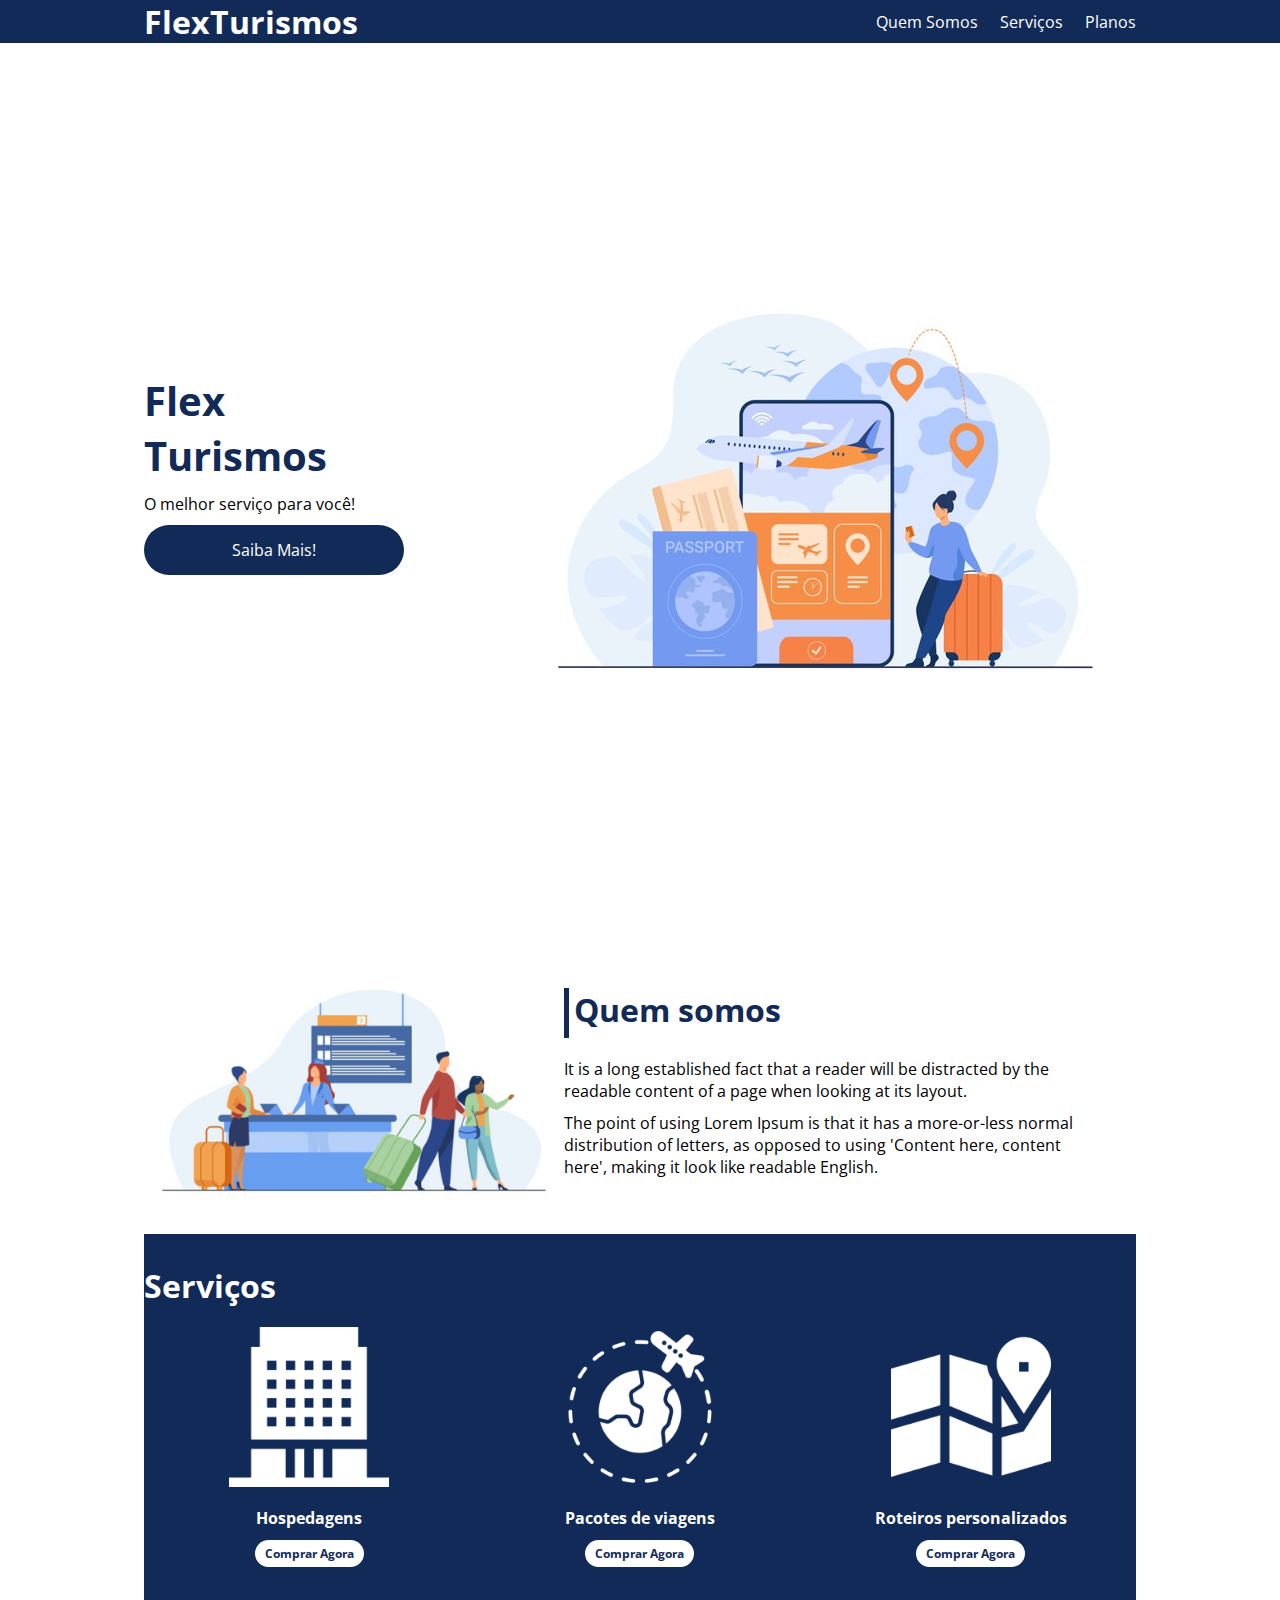
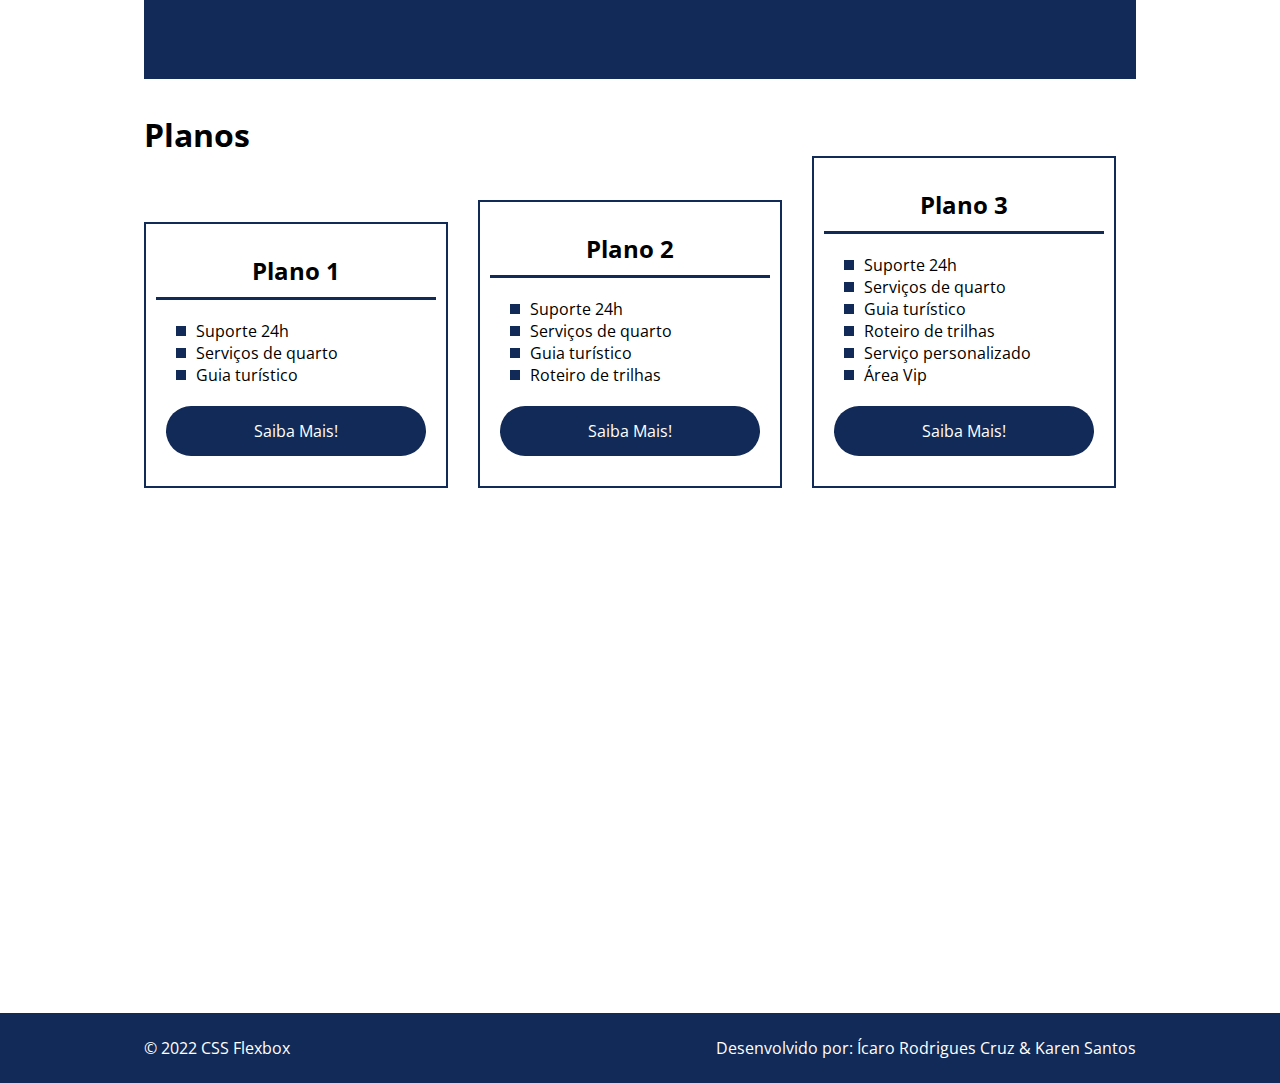
<file: FlexTurismo/index.html>
<!DOCTYPE html>
<html lang="pt-br">
<head>
    <meta charset="UTF-8">
    <meta name="viewport" content="width=device-width, initial-scale=1.0">
    <title>Flex Turismos</title>
    <link rel="stylesheet" href="./style.css">
    <link rel="preconnect" href="https://fonts.googleapis.com">
    <link rel="preconnect" href="https://fonts.gstatic.com" crossorigin>
    <link href="https://fonts.googleapis.com/css2?family=Open+Sans:wght@400;500;700;800&display=swap" rel="stylesheet">  
</head>
<body>
    <header>
	    <div class='flex-container menu'>
		    <div><h1>FlexTurismos</h1></div>
		    <ul class='list-items'>
			   	    <li><a href="#quem-somos">Quem Somos</a></li>
				    <li><a href="#servicos">Serviços</a></li>
				    <li><a href="#planos">Planos</a></li>
			    </ul>
		    </div>
		 </div>
	</header>
	
    <div class='flex-container apresentacao'>
        <div class='texto-apresentacao'>
            <h1>Flex <br>Turismos</h1>
            <p>O melhor serviço para você!</p>
            <a class='btn-saiba' href="">Saiba Mais!</a>
        </div>
        
        <div>
            <div><img src="./images/0-main.png" alt="banner de apresentação"></div>
        </div>
    </div>

    <div class='flex-container' id="quem-somos">
       
        <div>
            <h2>Quem somos</h2>
            <p>It is a long established fact that a reader will be distracted by the readable content of a page when looking at its layout. </p>
            <p>The point of using Lorem Ipsum is that it has a more-or-less normal distribution of letters, as opposed to using 'Content here, content here', making it look like readable English.</p>
        </div>
        
         <div>
            <img src="./images/1-quem-somos.png" alt="balcão de atendimento">
        </div>
        
    </div>

	<div class='container-externo'>
		<div class='flex-container' id='servicos'>
			<div>
				<h2>Serviços</h2>
			</div>

			<div class='list-servicos'>
				<div class='item-servicos'>
					<div><img src="./images/icon-2.png" alt="hospedagens"></div>
					<p>Hospedagens</p>
					<a href="#">Comprar Agora</a>
				</div>

				<div class='item-servicos'>
				   <div><img src="./images/icon-1.png" alt="pacote de viagens"></div>
				   <p>Pacotes de viagens</p>
				   <a href="#">Comprar Agora</a>
				</div>

				<div class='item-servicos'>
					<div><img src="./images/icon-3.png" alt="roteiros personalizados"></div>
					<p>Roteiros personalizados</p>
					<a href="#">Comprar Agora</a>
				</div>

			</div>
		</div>
	</div>
	
    <div class='flex-container' id='planos'>
		
		<div><h2>Planos</h2></div>
		
		<div class='list-planos'>
			<div class='item-planos'>
				<h3>Plano 1</h3>
				<ul>
					<li>Suporte 24h</li>
					<li>Serviços de quarto</li>
					<li>Guia turístico</li>
				</ul>
				<a class='btn-saiba' href="#">Saiba Mais!</a>
			</div>

			<div class='item-planos'>
				<h3>Plano 2</h3>
				<ul>
					<li>Suporte 24h</li>
					<li>Serviços de quarto</li>
					<li>Guia turístico</li>
					<li>Roteiro de trilhas</li>
				</ul>
				<a class='btn-saiba' href="#">Saiba Mais!</a>
			</div>

			<div class='item-planos'>
            <h3>Plano 3</h3>
            <ul>
                <li>Suporte 24h</li>
                <li>Serviços de quarto</li>
                <li>Guia turístico</li>
                <li>Roteiro de trilhas</li>
                <li>Serviço personalizado</li>
                <li>Área Vip</li>
            </ul>
            <a class='btn-saiba' href="#">Saiba Mais!</a>
        </div>
		</div>
    </div>

    <footer>
		<div class='flex-container footer'>
			<p>&copy; 2022 CSS Flexbox</p>
			<p>Desenvolvido por: Ícaro Rodrigues Cruz & Karen Santos</p>
        </div>
    </footer>
</body>
</html>
</file>
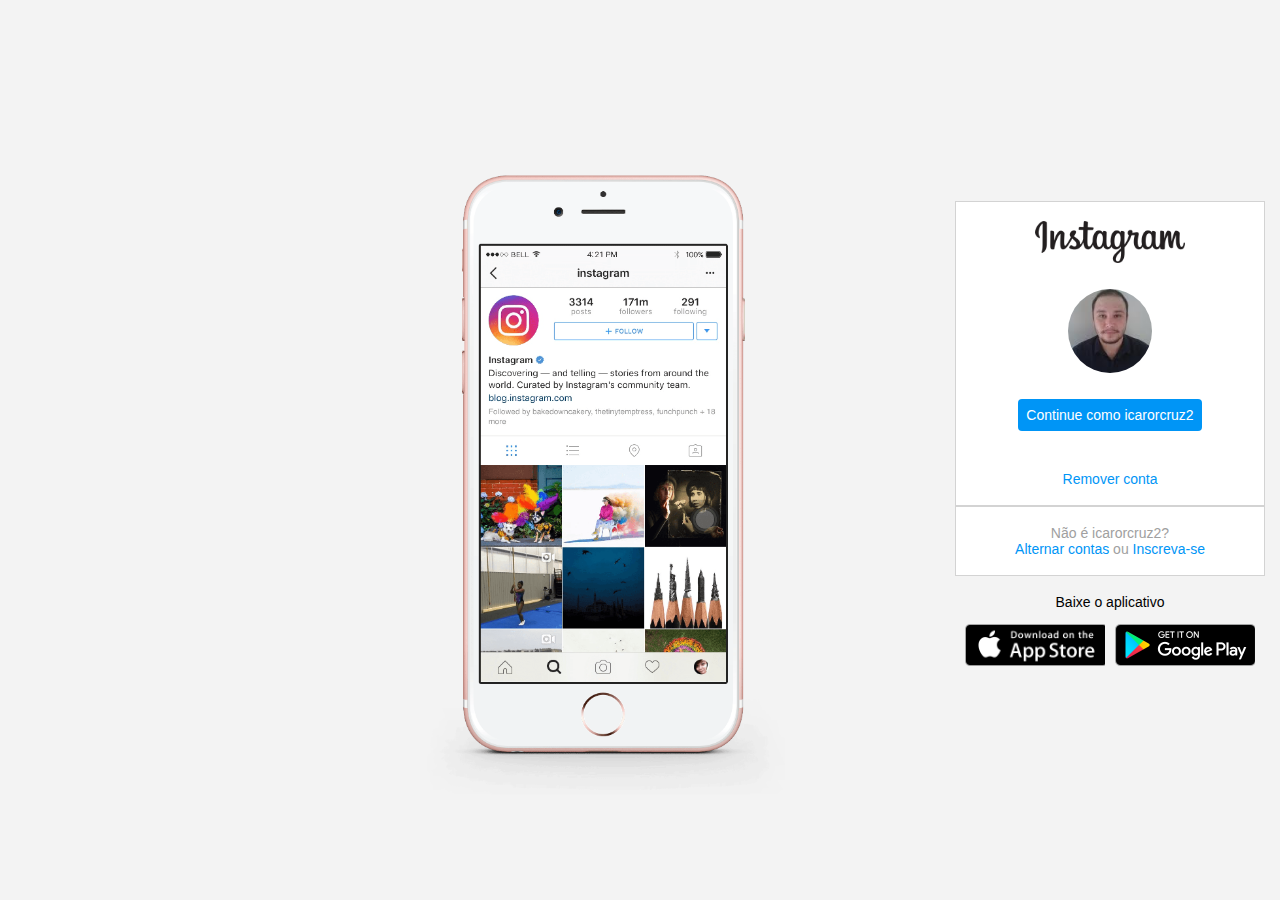
<file: Instagram/index.html>
<!doctype html>
<html lang='pt-br'>
	<head>
		<meta charset='UTF-8'>
		<meta name='viewport' content='width=device-width, initial-scale=1.0'>
		<link rel='stylesheet' href='./style.css' />
		<title>Instagram</title>
	</head>
	<body>
		<div class='instagram-wrapper'>
			<div class='instagram-phone'>
				<img src='./img/instagram-celular.png' alt='celular'>
			</div>
			<div class='instagram-continue'>
				<div class='group'>
					<img class='instagram-logo' src='./img/instagram-logo.png' alt='logoInsta'>
					<div class='profile-photo'>
						<img src='./img/perfil.png' alt='foto de perfil'>
					</div>
					<a class='instagram-login' href='#'>Continue como icarorcruz2</a>
					<a class='instagram-logout' href='#'>Remover conta</a>
				</div>
				<div class='group'>
					<p class='not-account'>Não é icarorcruz2?</p>
					<p class='not-account'>
					<span class='link-blue'>Alternar contas </span>
					ou
					<span class='link-blue'>Inscreva-se</span>
					</p>
				</div>
				<div class='get-the-app'>
					<p class='getapp'>Baixe o aplicativo</p>
					<div class='download'>
						<a href='#' class='app-download'></a>
						<a href='#' class='app-download'></a>
					</div>
				</div>
			</div>
		</div>
	</body>
</html>
</file>
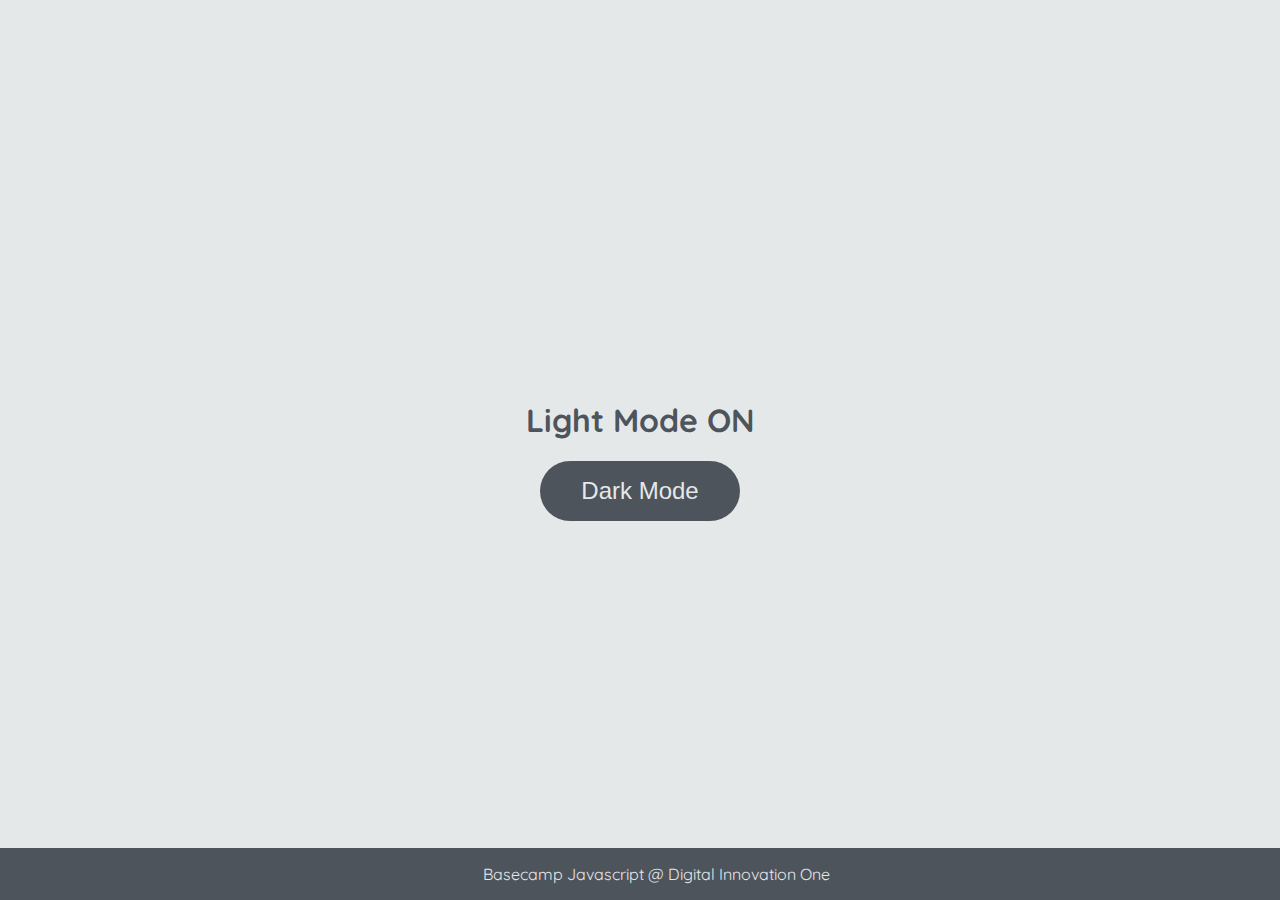
<file: AtividadeJS/DOM/index.html>
<!DOCTYPE html>
<html lang="pt-br">
	<head>
		<meta charset="UTF-8" />
		<meta http-equiv="X-UA-Compatible" content="IE=edge" />
		<meta name="viewport" content="width=device-width, initial-scale=1.0" />
		<link rel="stylesheet" href="./assets/css/styles.css" />
		<title>Dark mode and Light Mode</title>
	</head>
	<body>
		<main>
			<h1 id="page-title">Light Mode ON</h1>
			<button aria-label="selecionar-modo" id="mode-selector">Dark Mode</button>
		</main>

		<footer>Basecamp Javascript @ Digital Innovation One</footer>
		<script src="./assets/js/scripts.js"></script>
	</body>
</html>
</file>
<file: FlexTurismo/style.css>
*{
	margin:0;
	padding:0;
	font-family:'Open Sans', sans-serif;
}

ul{
	list-style: none;
}

ul li a{
	text-decoration: none;
	color:white
}

div img{
	display:block;
	width:100%;
}

.flex-container{
	display:flex;
	max-width:992px;
	margin:auto;
	width:100%;
	min-width:320px;
}
header{
	background-color:#122A57;
	display:flex;
	align-items:center;
	color:white;
}
header .list-items{
	display:flex;
	max-width:260px;
	width:100%;
	justify-content: space-between;
}

header .menu{
	justify-content:space-between;
	align-items:center;
}

.list-items ul{
	display:flex;
}

.apresentacao{
	height:100vh;
	align-items:center;
	justify-content: space-between;
	width:100%;
	
}

.apresentacao .texto-apresentacao{
	min-height:260px;
	margin-top:20px;
	}
	
.texto-apresentacao h1{
	color:#122a57;
	font-size:40px;
	margin-bottom:10px;
}

.btn-saiba{
	background-color:#122a57;
	color:white;
	text-align:center;
	border-radius:30px;
	width:220px;
	display:block;
	text-decoration:none;
	padding:20px;
	line-height:10px;
	margin:10px 0;
}

#quem-somos{
	flex-direction:row-reverse;
	align-items:center;
	justify-content: space-between;
}

#quem-somos h2{
	font-size:32px;
	color:#122a57;
	display:flex;
	margin-bottom:20px;
}

#quem-somos h2::before{
	content:"";
	height:50px;
	width:5px;
	margin-right:5px;
	background-color:#122a57;
	position:relative;
}

#quem-somos p{
	margin-bottom:10px;
	width:90%;
}

#quem-somos img{
	width:420px;
}

#servicos{
	flex-direction:column;
	background-color:#122a57;
	padding-top: 30px;
	padding-bottom:100px;
}

#servicos h2{
	color:white;
	font-size:32px;
	margin-bottom:20px;
}

.list-servicos{
	display:flex;
	justify-content: space-around;
}

.list-servicos .item-servicos{
	text-align:center;
}

.item-servicos a{
	width:220px;
	background-color:white;
	border-radius:30px;
	height:50px;
	text-align:center;
	line-height:50px;
	margin-top:20px;
	padding:5px 10px;
	color: #122a57;
	font-size:12px;
	text-decoration:none;
	font-weight:bold;
}

.item-servicos p{
	font-weight:bold;
	font-size:16px;
	color:white;
	margin-top:20px;
}

.item-servicos img{
	width:80%;
	margin:auto;
}

#planos{
		flex-direction:column;
		min-height:100vh;
		padding-top: 34px;
}

#planos h2{
	font-size:32px;
}

.list-planos{
	display:flex;
	align-items:flex-end;
	justify-content:space-between;
}

.item-planos{
	flex:1;
	border: 2px solid #122a57;
	margin-right: 20px;
	padding:10px;
	max-width:280px;
}

.item-planos .btn-saiba{
	margin:auto;
	margin-bottom:20px;
}

.item-planos h3{
	font-size: 24px;
	display:flex;
	flex-direction: column;
	text-align:center;
	margin-top:20px;
}

.item-planos h3::after{
	content:"";
	background-color:#122a57;
	width:100%;
	height:3px;
	margin-top:10px;
	margin-bottom:10px;
}

.item-planos ul{
	padding:10px 20px;
	display:flex;
	flex-direction: column;
	margin-bottom:10px;
}

.item-planos ul li{
	display:flex;
	flex-wrap:nowrap;
	align-items:center;
}

.item-planos ul li::before{
	content:"";
	width:10px;
	height:10px;
	background-color:#122a57;
	margin-right:10px;
}

footer{
	background-color:#122a57;
	height:70px;
	display:flex;
	align-items:center;
}

footer .footer{
	justify-content:space-between;
	color:white;
	
}



/*mobile*/

@media(max-width: 992px){
	.flex-container{
		
		flex-direction:column;
	}
	
	.apresentacao{
		flex-direction:column-reverse;
	}

	.apresentacao .texto-apresentacao{
		width:100%
	}
	
	#quem-somos{
		flex-direction: column-reverse;
	}
	
	#quem-somos img{
		min-width:320px;
		margin:auto;
	}
	
	.list-servicos{
		flex-direction:column;
	}
	
	.item-servicos img{
		width:20%;
		margin:auto;
	}
	
	.list-planos{
		flex-direction:column;
		align-items:flex-start;
		margin-top:20px;
	}
	
	.list-planos .item-planos{
		max-width:50%;
		margin: auto;
		width:100%;
		margin-bottom:20px;
	}
	
	.btn-saiba{
		width: 70%;
	}
}
</file>
<file: Instagram/style.css>
*{
	padding:0;
	margin:0;
	border:0;
	text-decoration:none;
	font-family: sans-serif;
	font-size:14px;
}

body{
	width:100%;
	height:100vh;
	background-color: rgb(243,243,243);
	margin:0;
	padding:0;
	display:flex;
	justify-content:center;
}

.instagram-wrapper{
	display:flex;
	align-items:center;
	justify-content:start;
	width:60%;
	height:100vh;
}

.instagra-phone{
	display:flex;
	align-items:center;
	justify-content:center;
	width:50%;
}

.instagram-phone img{
	height: 50rem;
}

.instagram-continue{
	display: flex;
	justify-content:space-around;
	align-items:center;
	flex-direction:column; /* inverte as 2 propriedades de cima */
	width:50%;
	min-height: 34rem;
}

.group{
	display:flex;
	justify-content: space-between;
	align-items: center;
	flex-direction: column;
	background-color:#ffffff;
	width:100%;
	padding:1.3rem 0;
	border: 1px solid lightgray;

}
.group:nth-child(1){
	min-height:19rem;
}

.instagram-logo{
	height:3rem;
}

.profile-photo{
	display:flex;
	justify-content:center;
	align-items:center;
	border-radius:50%;
	overflow:hidden;
}

.profile-photo img{
	height:6rem;
}

.instagram-login{
	background-color:#0095f6;
	color:#ffffff;
	padding:8px;
	border-radius:4px;
}

.instagram-logout{
	color:#0095f6;
	margin-top:1rem;
}

.not-account{
	color:rgb(160,160,160);
}

.link-blue{
	color:#0095f6;
}

.get-the-app{
	display:flex;
	flex-direction:column;
	align-items:center;
	justify-content:center;
	width:100%;
	padding:1.3rem 0;

}

.download{
	display:flex;
	width:100%;
	justify-content:space-evenly;
	align-items:center;
	padding: 1rem;
}

.app-download{
	height:3rem;
	width:10rem;
	background-size: cover;
}

.app-download:nth-child(1){
	background-image:url('./img/apple-button.png');
}

.app-download:nth-child(2){
	background-image:url('./img/googleplay-button.png');
}


/* mobile */

@media (max-width:1024px){
	.instagram-wrapper{
		width:90%;
	}
}

@media (max-width:650px){
	body{
		background-color:#ffffff;
	}

	.group{
		border: 1px solid #fff;
	}
	
	.instagram-wrapper{
		width:90;
	}
	.instagram-phone{
		display:none
	}
	.instagram-continue{
		width:100%;
	}
}
</file>
<file: AtividadeJS/DOM/assets/css/styles.css>
@import url('https://fonts.googleapis.com/css2?family=Quicksand:wght@300;400;600&display=swap');

body {
	background-color: #e5e8e8;
	color: #4e545c;
	margin: 0;
	font-family: 'Quicksand';
}

body.dark-mode {
	background-color: #000401;
	color: #e5e8e8;
}

main {
	height: 100vh;
	width: 100%;
	display: flex;
	flex-direction: column;
	align-items: center;
	justify-content: center;
}

footer {
	width: 100%;
	background-color: #4e545c;
	padding: 16px;
	color: #e5e8e8;
	position: fixed;
	bottom: 0;
	text-align: center;
	font-weight: 400;
}

footer.dark-mode {
	background-color: #8d9797;
	color: #000401;
}

button {
	border-radius: 40px;
	font-size: 1.5rem;
	height: 60px;
	width: 200px;
	border: none;
	background-color: #4e545c;
	color: #e5e8e8;
	transition: all 0.5s linear;
}

button:hover {
	background-color: #000401;
}

button.dark-mode {
	background-color: #e5e8e8;
	color: #4e545c;
}

button.dark-mode:hover {
	background-color: #4e545c;
	color: #e5e8e8;
}
</file>
